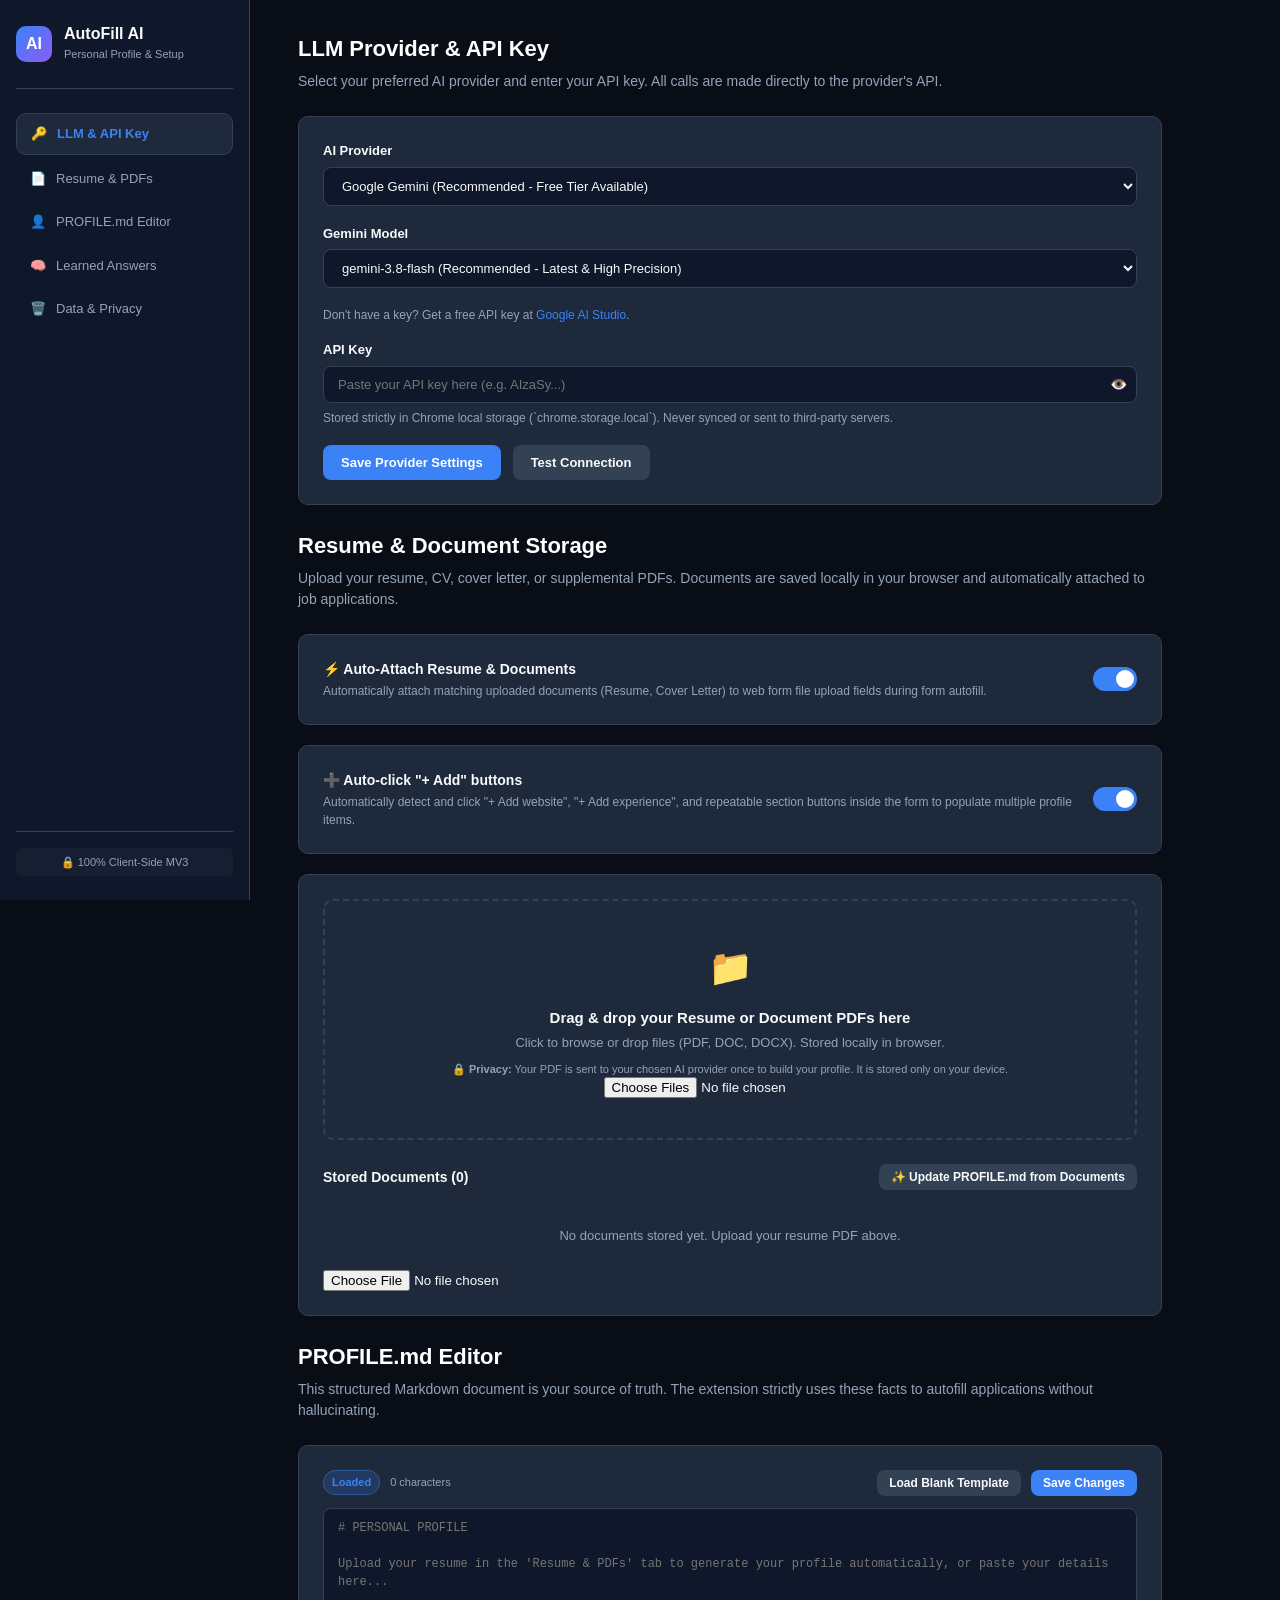
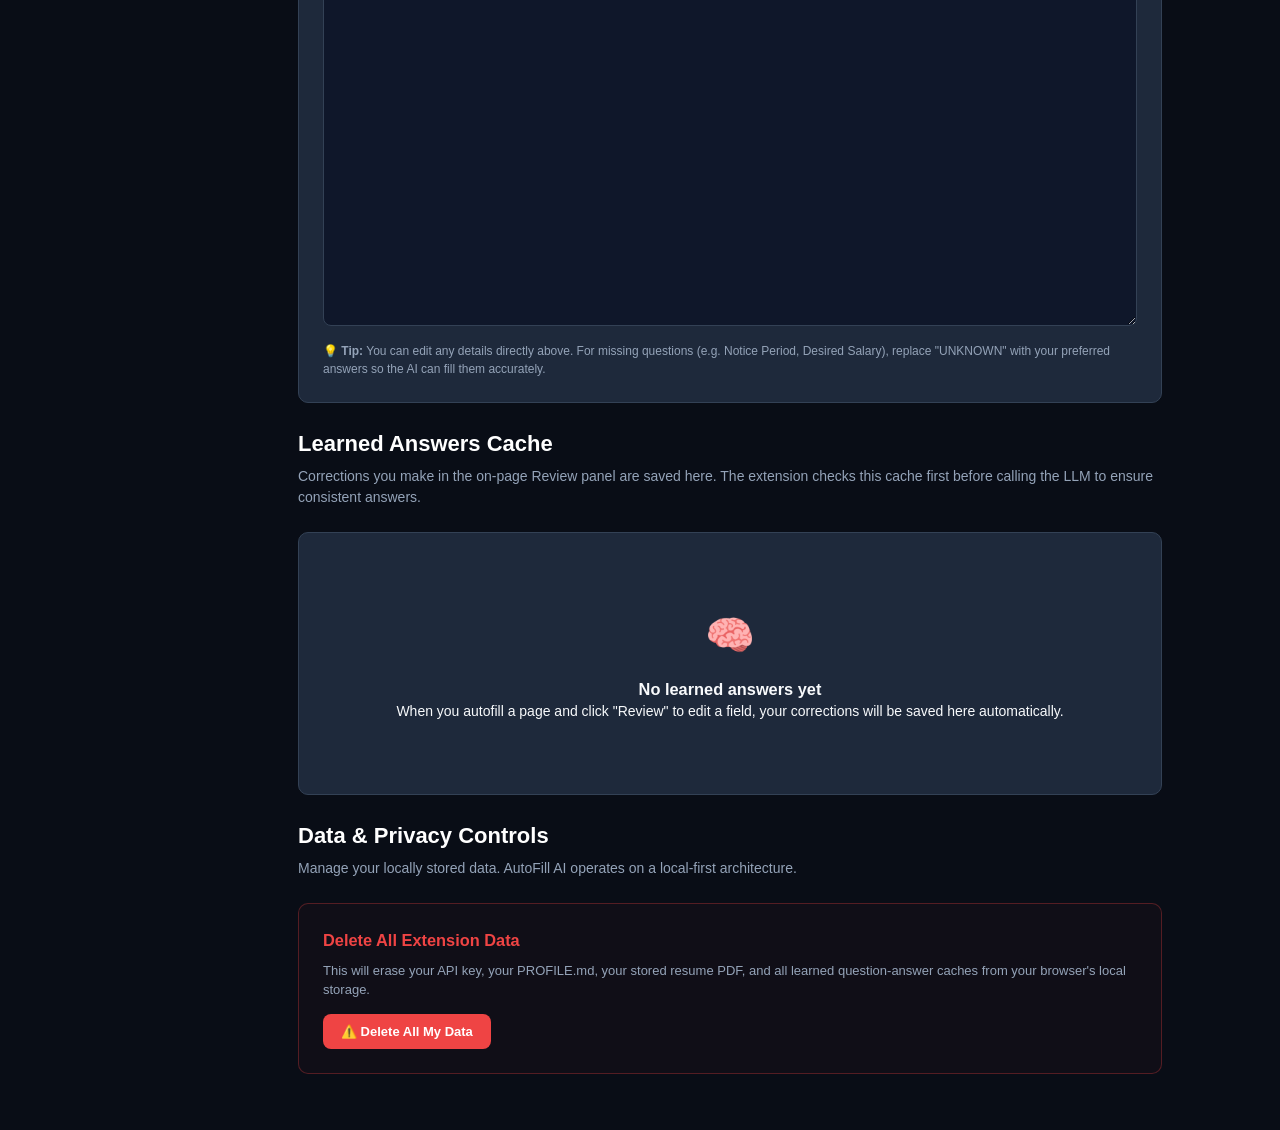
<file: extension/options/options.html>
<!DOCTYPE html>
<html lang="en">
<head>
  <meta charset="UTF-8">
  <meta name="viewport" content="width=device-width, initial-scale=1.0">
  <title>AutoFill AI - Settings & Profile</title>
  <link rel="stylesheet" href="options.css">
</head>
<body>
  <div class="options-layout">
    <!-- Sidebar Navigation -->
    <aside class="sidebar">
      <div class="brand">
        <div class="logo-icon">AI</div>
        <div>
          <h2>AutoFill AI</h2>
          <span class="subtext">Personal Profile & Setup</span>
        </div>
      </div>

      <nav class="nav-links">
        <a href="#section-api" class="nav-item active" data-target="section-api">
          <span class="icon">🔑</span> LLM & API Key
        </a>
        <a href="#section-resume" class="nav-item" data-target="section-resume">
          <span class="icon">📄</span> Resume & PDFs
        </a>
        <a href="#section-profile" class="nav-item" data-target="section-profile">
          <span class="icon">👤</span> PROFILE.md Editor
        </a>
        <a href="#section-learned" class="nav-item" data-target="section-learned">
          <span class="icon">🧠</span> Learned Answers
        </a>
        <a href="#section-danger" class="nav-item text-danger" data-target="section-danger">
          <span class="icon">🗑️</span> Data & Privacy
        </a>
      </nav>

      <div class="sidebar-footer">
        <div class="badge-local">🔒 100% Client-Side MV3</div>
      </div>
    </aside>

    <!-- Main Content Area -->
    <main class="content-area">
      <!-- Toast Container -->
      <div id="toast-container" class="toast-container"></div>

      <!-- SECTION 1: LLM & API Keys -->
      <section id="section-api" class="tab-pane active">
        <div class="section-header">
          <h1>LLM Provider & API Key</h1>
          <p class="section-desc">Select your preferred AI provider and enter your API key. All calls are made directly to the provider's API.</p>
        </div>

        <div class="card">
          <div class="form-group">
            <label for="provider-select">AI Provider</label>
            <select id="provider-select" class="form-control">
              <option value="gemini" selected>Google Gemini (Recommended - Free Tier Available)</option>
              <option value="openai">OpenAI (GPT-4o Mini / GPT-4o)</option>
              <option value="anthropic">Anthropic (Claude 3.5 Sonnet / Haiku)</option>
            </select>
          </div>

          <!-- Gemini Model Options -->
          <div id="group-gemini" class="provider-subgroup">
            <div class="form-group">
              <label for="model-gemini">Gemini Model</label>
              <select id="model-gemini" class="form-control">
                <option value="gemini-3.8-flash" selected>gemini-3.8-flash (Recommended - Latest & High Precision)</option>
                <option value="gemini-3.1-pro-preview">gemini-3.1-pro-preview (Advanced Complex Reasoning)</option>
                <option value="gemini-3.1-flash-lite">gemini-3.1-flash-lite (Cost-Efficient & Ultra-Fast)</option>
                <option value="custom">Custom Model ID...</option>
              </select>
            </div>
            <div id="group-custom-gemini" class="form-group hidden">
              <label for="custom-gemini-input">Custom Model Name</label>
              <input type="text" id="custom-gemini-input" class="form-control" placeholder="e.g. gemini-3.8-flash" />
            </div>
            <div class="hint-text">
              Don't have a key? Get a free API key at <a href="https://aistudio.google.com/app/apikey" target="_blank" rel="noreferrer">Google AI Studio</a>.
            </div>
          </div>

          <!-- OpenAI Model Options -->
          <div id="group-openai" class="provider-subgroup hidden">
            <div class="form-group">
              <label for="model-openai">OpenAI Model</label>
              <select id="model-openai" class="form-control">
                <option value="gpt-4o-mini" selected>gpt-4o-mini (Fast & Cost-Efficient)</option>
                <option value="gpt-4o">gpt-4o (High Precision)</option>
              </select>
            </div>
          </div>

          <!-- Anthropic Model Options -->
          <div id="group-anthropic" class="provider-subgroup hidden">
            <div class="form-group">
              <label for="model-anthropic">Claude Model</label>
              <select id="model-anthropic" class="form-control">
                <option value="claude-3-5-sonnet-20241022" selected>claude-3-5-sonnet (High Intelligence)</option>
                <option value="claude-3-5-haiku-20241022">claude-3-5-haiku (Fast)</option>
              </select>
            </div>
          </div>

          <!-- API Key Input -->
          <div class="form-group">
            <label for="api-key-input">API Key</label>
            <div class="password-wrapper">
              <input type="password" id="api-key-input" class="form-control" placeholder="Paste your API key here (e.g. AIzaSy...)" />
              <button type="button" id="btn-toggle-key-visibility" class="btn-toggle-vis" title="Show/Hide Key">👁️</button>
            </div>
            <p class="field-hint">Stored strictly in Chrome local storage (`chrome.storage.local`). Never synced or sent to third-party servers.</p>
          </div>

          <div class="btn-row">
            <button id="btn-save-settings" class="btn btn-primary">Save Provider Settings</button>
            <button id="btn-test-key" class="btn btn-secondary">Test Connection</button>
          </div>
        </div>
      </section>

      <!-- SECTION 2: Resume & Document Upload -->
      <section id="section-resume" class="tab-pane">
        <div class="section-header">
          <h1>Resume & Document Storage</h1>
          <p class="section-desc">Upload your resume, CV, cover letter, or supplemental PDFs. Documents are saved locally in your browser and automatically attached to job applications.</p>
        </div>

        <!-- Auto-Attach Setting Card -->
        <div class="card" style="margin-bottom: 20px;">
          <div class="toggle-setting-row">
            <div>
              <strong style="color: var(--text-primary); font-size: 14px;">⚡ Auto-Attach Resume & Documents</strong>
              <p style="font-size: 12px; color: var(--text-secondary); margin: 2px 0 0 0;">
                Automatically attach matching uploaded documents (Resume, Cover Letter) to web form file upload fields during form autofill.
              </p>
            </div>
            <label class="switch">
              <input type="checkbox" id="setting-auto-attach-resume" checked />
              <span class="slider round"></span>
            </label>
          </div>
        </div>

        <!-- Auto-Click Add Buttons Setting Card -->
        <div class="card" style="margin-bottom: 20px;">
          <div class="toggle-setting-row">
            <div>
              <strong style="color: var(--text-primary); font-size: 14px;">➕ Auto-click "+ Add" buttons</strong>
              <p style="font-size: 12px; color: var(--text-secondary); margin: 2px 0 0 0;">
                Automatically detect and click "+ Add website", "+ Add experience", and repeatable section buttons inside the form to populate multiple profile items.
              </p>
            </div>
            <label class="switch">
              <input type="checkbox" id="setting-auto-click-add" checked />
              <span class="slider round"></span>
            </label>
          </div>
        </div>

        <div class="card">
          <!-- Drop Zone -->
          <div id="drop-zone" class="drop-zone">
            <div class="drop-icon">📁</div>
            <h3>Drag & drop your Resume or Document PDFs here</h3>
            <p>Click to browse or drop files (PDF, DOC, DOCX). Stored locally in browser.</p>
            <p class="hint-text" style="margin-top: 8px; font-size: 11px; color: var(--text-secondary);">
              🔒 <strong>Privacy:</strong> Your PDF is sent to your chosen AI provider once to build your profile. It is stored only on your device.
            </p>
            <input type="file" id="pdf-file-picker" accept=".pdf,.doc,.docx" class="hidden-input" multiple />
          </div>

          <!-- Upload Progress / File Status -->
          <div id="upload-status" class="upload-status hidden">
            <div class="spinner"></div>
            <div id="upload-status-text">Processing document...</div>
          </div>

          <!-- Stored Documents Manager -->
          <div id="stored-documents-section" style="margin-top: 24px;">
            <div style="display: flex; justify-content: space-between; align-items: center; margin-bottom: 12px;">
              <h3 style="font-size: 14px; font-weight: 600; color: var(--text-primary); margin: 0;">
                Stored Documents (<span id="stored-docs-count">0</span>)
              </h3>
              <button id="btn-extract-all-profile" class="btn btn-secondary btn-sm" title="Re-analyze documents to update PROFILE.md">
                ✨ Update PROFILE.md from Documents
              </button>
            </div>

            <div id="stored-docs-empty" class="empty-state" style="padding: 24px 16px;">
              <p style="font-size: 13px; color: var(--text-secondary); margin: 0;">No documents stored yet. Upload your resume PDF above.</p>
            </div>

            <div id="stored-docs-list" class="stored-docs-list hidden">
              <!-- Dynamically populated document cards -->
            </div>
          </div>

          <!-- Hidden input for replacing a specific file -->
          <input type="file" id="replace-file-picker" accept=".pdf,.doc,.docx" class="hidden-input" />
        </div>
      </section>

      <!-- SECTION 3: PROFILE.md Editor -->
      <section id="section-profile" class="tab-pane">
        <div class="section-header">
          <h1>PROFILE.md Editor</h1>
          <p class="section-desc">This structured Markdown document is your source of truth. The extension strictly uses these facts to autofill applications without hallucinating.</p>
        </div>

        <div class="card">
          <div class="profile-toolbar">
            <div class="toolbar-left">
              <span class="badge" id="profile-status-badge">Loaded</span>
              <span id="profile-char-count" class="subtext">0 characters</span>
            </div>
            <div class="toolbar-right">
              <button id="btn-load-template" class="btn btn-secondary btn-sm">Load Blank Template</button>
              <button id="btn-save-profile" class="btn btn-primary btn-sm">Save Changes</button>
            </div>
          </div>

          <textarea id="profile-markdown-editor" class="form-control monospace profile-editor" rows="22" placeholder="# PERSONAL PROFILE&#10;&#10;Upload your resume in the 'Resume & PDFs' tab to generate your profile automatically, or paste your details here..."></textarea>

          <div class="editor-footer">
            <p class="hint-text">💡 <strong>Tip:</strong> You can edit any details directly above. For missing questions (e.g. Notice Period, Desired Salary), replace "UNKNOWN" with your preferred answers so the AI can fill them accurately.</p>
          </div>
        </div>
      </section>

      <!-- SECTION 4: Learned Answers -->
      <section id="section-learned" class="tab-pane">
        <div class="section-header">
          <h1>Learned Answers Cache</h1>
          <p class="section-desc">Corrections you make in the on-page Review panel are saved here. The extension checks this cache first before calling the LLM to ensure consistent answers.</p>
        </div>

        <div class="card">
          <div id="learned-empty-state" class="empty-state">
            <div class="empty-icon">🧠</div>
            <h3>No learned answers yet</h3>
            <p>When you autofill a page and click "Review" to edit a field, your corrections will be saved here automatically.</p>
          </div>

          <div id="learned-table-wrapper" class="table-wrapper hidden">
            <table class="data-table">
              <thead>
                <tr>
                  <th>Question / Field Label</th>
                  <th>Memorized Answer</th>
                  <th>Reason / Source</th>
                  <th>Action</th>
                </tr>
              </thead>
              <tbody id="learned-table-body">
                <!-- Dynamically populated -->
              </tbody>
            </table>
          </div>
        </div>
      </section>

      <!-- SECTION 5: Data & Privacy -->
      <section id="section-danger" class="tab-pane">
        <div class="section-header">
          <h1>Data & Privacy Controls</h1>
          <p class="section-desc">Manage your locally stored data. AutoFill AI operates on a local-first architecture.</p>
        </div>

        <div class="card danger-card">
          <h3>Delete All Extension Data</h3>
          <p>This will erase your API key, your PROFILE.md, your stored resume PDF, and all learned question-answer caches from your browser's local storage.</p>
          <div style="margin-top: 14px;">
            <button id="btn-delete-all" class="btn btn-danger">⚠️ Delete All My Data</button>
          </div>
        </div>
      </section>
    </main>
  </div>

  <!-- Delete Confirmation Modal -->
  <div id="confirm-modal" class="modal-overlay hidden">
    <div class="modal-box">
      <h3>Are you sure?</h3>
      <p>This will permanently clear your profile, API key, and learned cache from your local browser storage. This action cannot be undone.</p>
      <div class="modal-actions">
        <button id="btn-cancel-delete" class="btn btn-secondary">Cancel</button>
        <button id="btn-confirm-delete" class="btn btn-danger">Yes, Delete Everything</button>
      </div>
    </div>
  </div>

  <script type="module" src="options.js"></script>
</body>
</html>
</file>
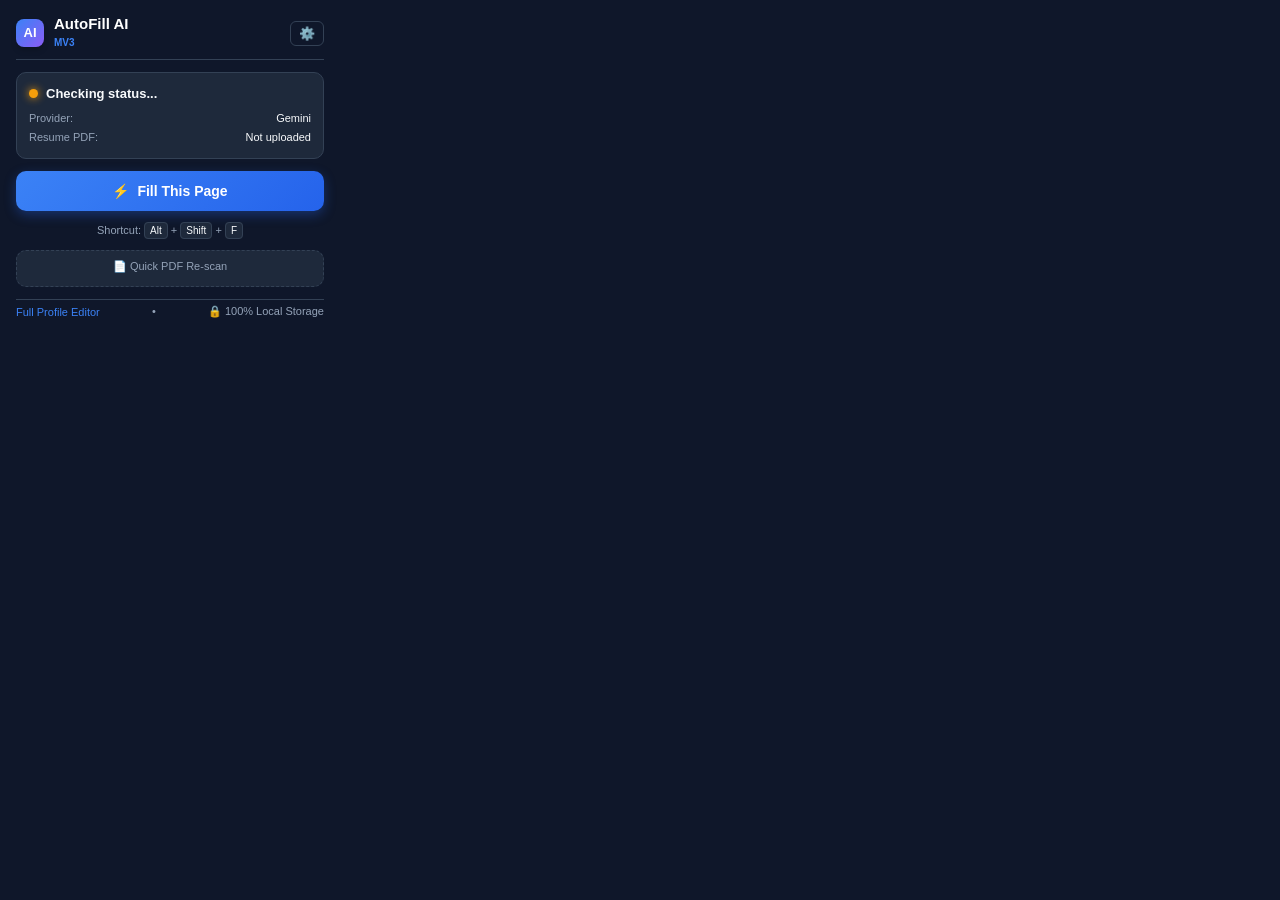
<file: extension/popup/popup.html>
<!DOCTYPE html>
<html lang="en">
<head>
  <meta charset="UTF-8">
  <meta name="viewport" content="width=device-width, initial-scale=1.0">
  <title>AutoFill AI</title>
  <link rel="stylesheet" href="popup.css">
</head>
<body>
  <div class="popup-container">
    <!-- Header -->
    <header class="popup-header">
      <div class="brand">
        <div class="logo-icon">AI</div>
        <div class="brand-text">
          <h1>AutoFill AI</h1>
          <span class="version-tag">MV3</span>
        </div>
      </div>
      <button id="btn-open-options-icon" class="icon-btn" title="Open Settings & Profile Editor">
        ⚙️
      </button>
    </header>

    <!-- Main Status Card -->
    <div class="status-card">
      <div class="status-indicator">
        <div id="status-dot" class="dot dot-yellow"></div>
        <span id="status-text">Checking status...</span>
      </div>
      <div class="status-details">
        <div class="status-row">
          <span class="label">Provider:</span>
          <span id="status-provider" class="value">Gemini</span>
        </div>
        <div class="status-row">
          <span class="label">Resume PDF:</span>
          <span id="status-resume" class="value">Not uploaded</span>
        </div>
      </div>
    </div>

    <!-- Primary Action -->
    <button id="btn-fill-page" class="primary-btn">
      <span class="btn-icon">⚡</span>
      <span>Fill This Page</span>
    </button>

    <div class="shortcut-hint">
      Shortcut: <kbd>Alt</kbd> + <kbd>Shift</kbd> + <kbd>F</kbd>
    </div>

    <!-- Quick Action / Alert if setup needed -->
    <div id="setup-alert" class="setup-alert hidden">
      <p id="setup-alert-msg">Setup needed: Paste your API key & upload your resume.</p>
      <button id="btn-open-setup" class="secondary-btn">Open Profile & API Setup</button>
    </div>

    <!-- Quick PDF Upload Trigger inside popup -->
    <div class="quick-upload-section">
      <label class="quick-upload-label" for="popup-file-input">
        <span>📄 Quick PDF Re-scan</span>
        <input type="file" id="popup-file-input" accept=".pdf" class="hidden-input" />
      </label>
      <div id="quick-upload-status" class="quick-status"></div>
    </div>

    <!-- Footer links -->
    <footer class="popup-footer">
      <button id="btn-open-options" class="link-btn">Full Profile Editor</button>
      <span class="sep">•</span>
      <span class="safe-badge">🔒 100% Local Storage</span>
    </footer>
  </div>

  <script type="module" src="popup.js"></script>
</body>
</html>
</file>
<file: extension/options/options.css>
/**
 * AutoFill AI - Options Page Styles
 */

:root {
  --bg-main: #090d16;
  --bg-sidebar: #0f172a;
  --bg-card: #1e293b;
  --bg-input: #0f172a;
  --border-color: #334155;
  --text-primary: #f8fafc;
  --text-secondary: #94a3b8;
  --primary-color: #3b82f6;
  --primary-hover: #2563eb;
  --danger-color: #ef4444;
  --danger-hover: #dc2626;
  --success-color: #10b981;
  --warning-color: #f59e0b;
  --radius: 10px;
}

* {
  box-sizing: border-box;
  margin: 0;
  padding: 0;
}

body {
  font-family: -apple-system, BlinkMacSystemFont, "Segoe UI", Roboto, Helvetica, Arial, sans-serif;
  background-color: var(--bg-main);
  color: var(--text-primary);
  line-height: 1.5;
  font-size: 14px;
}

.options-layout {
  display: flex;
  min-height: 100vh;
}

/* Sidebar */
.sidebar {
  width: 250px;
  background-color: var(--bg-sidebar);
  border-right: 1px solid var(--border-color);
  padding: 24px 16px;
  display: flex;
  flex-direction: column;
  position: sticky;
  top: 0;
  height: 100vh;
}

.brand {
  display: flex;
  align-items: center;
  gap: 12px;
  padding-bottom: 24px;
  border-bottom: 1px solid var(--border-color);
}

.logo-icon {
  width: 36px;
  height: 36px;
  background: linear-gradient(135deg, #3b82f6, #8b5cf6);
  border-radius: 10px;
  display: flex;
  align-items: center;
  justify-content: center;
  font-weight: 800;
  color: #ffffff;
  font-size: 16px;
}

.brand h2 {
  font-size: 16px;
  font-weight: 700;
  line-height: 1.2;
}

.subtext {
  font-size: 11px;
  color: var(--text-secondary);
}

.nav-links {
  margin-top: 24px;
  display: flex;
  flex-direction: column;
  gap: 4px;
  flex: 1;
}

.nav-item {
  display: flex;
  align-items: center;
  gap: 10px;
  padding: 10px 14px;
  color: var(--text-secondary);
  text-decoration: none;
  border-radius: var(--radius);
  font-weight: 500;
  font-size: 13px;
  transition: all 0.15s ease;
}

.nav-item:hover {
  background-color: rgba(255, 255, 255, 0.05);
  color: var(--text-primary);
}

.nav-item.active {
  background-color: #1e293b;
  color: var(--primary-color);
  font-weight: 600;
  border: 1px solid var(--border-color);
}

.nav-item.text-danger:hover,
.nav-item.text-danger.active {
  color: var(--danger-color);
}

.sidebar-footer {
  padding-top: 16px;
  border-top: 1px solid var(--border-color);
}

.badge-local {
  font-size: 11px;
  color: var(--text-secondary);
  background: rgba(255, 255, 255, 0.03);
  padding: 6px 10px;
  border-radius: 6px;
  text-align: center;
}

/* Content Area */
.content-area {
  flex: 1;
  padding: 32px 48px;
  max-width: 960px;
}

.section-header {
  margin-bottom: 24px;
}

.section-header h1 {
  font-size: 22px;
  font-weight: 700;
  color: #ffffff;
  margin-bottom: 6px;
}

.section-desc {
  color: var(--text-secondary);
  font-size: 14px;
}

.card {
  background-color: var(--bg-card);
  border: 1px solid var(--border-color);
  border-radius: var(--radius);
  padding: 24px;
  margin-bottom: 24px;
}

.danger-card {
  border-color: rgba(239, 68, 68, 0.3);
  background-color: rgba(239, 68, 68, 0.03);
}

.danger-card h3 {
  color: var(--danger-color);
  margin-bottom: 8px;
}

.danger-card p {
  color: var(--text-secondary);
  font-size: 13px;
}

/* Form Controls */
.form-group {
  margin-bottom: 18px;
}

.form-group label {
  display: block;
  font-weight: 600;
  margin-bottom: 6px;
  font-size: 13px;
  color: var(--text-primary);
}

.form-control {
  width: 100%;
  background-color: var(--bg-input);
  border: 1px solid var(--border-color);
  border-radius: 8px;
  padding: 10px 14px;
  color: var(--text-primary);
  font-size: 13px;
  font-family: inherit;
  transition: border-color 0.15s ease, box-shadow 0.15s ease;
}

.form-control:focus {
  outline: none;
  border-color: var(--primary-color);
  box-shadow: 0 0 0 3px rgba(59, 130, 246, 0.2);
}

.password-wrapper {
  position: relative;
  display: flex;
  align-items: center;
}

.btn-toggle-vis {
  position: absolute;
  right: 10px;
  background: none;
  border: none;
  cursor: pointer;
  font-size: 14px;
  color: var(--text-secondary);
}

.field-hint, .hint-text {
  font-size: 12px;
  color: var(--text-secondary);
  margin-top: 6px;
}

.hint-text a {
  color: var(--primary-color);
  text-decoration: none;
}
.hint-text a:hover {
  text-decoration: underline;
}

.provider-subgroup {
  margin-bottom: 16px;
}

.hidden {
  display: none !important;
}

/* Buttons */
.btn-row {
  display: flex;
  gap: 12px;
  align-items: center;
}

.btn {
  padding: 10px 18px;
  border-radius: 8px;
  font-size: 13px;
  font-weight: 600;
  cursor: pointer;
  border: none;
  transition: all 0.15s ease;
  display: inline-flex;
  align-items: center;
  justify-content: center;
  gap: 6px;
}

.btn-sm {
  padding: 6px 12px;
  font-size: 12px;
}

.btn-primary {
  background-color: var(--primary-color);
  color: #ffffff;
}
.btn-primary:hover {
  background-color: var(--primary-hover);
}

.btn-secondary {
  background-color: var(--border-color);
  color: var(--text-primary);
}
.btn-secondary:hover {
  background-color: #475569;
}

.btn-danger {
  background-color: var(--danger-color);
  color: #ffffff;
}
.btn-danger:hover {
  background-color: var(--danger-hover);
}

/* Drop Zone */
.drop-zone {
  border: 2px dashed var(--border-color);
  border-radius: var(--radius);
  padding: 40px 20px;
  text-align: center;
  cursor: pointer;
  transition: border-color 0.2s ease, background-color 0.2s ease;
}

.drop-zone:hover, .drop-zone.dragover {
  border-color: var(--primary-color);
  background-color: rgba(59, 130, 246, 0.05);
}

.drop-icon {
  font-size: 36px;
  margin-bottom: 12px;
}

.drop-zone h3 {
  font-size: 15px;
  margin-bottom: 4px;
}

.drop-zone p {
  color: var(--text-secondary);
  font-size: 13px;
}

.upload-status {
  margin-top: 16px;
  padding: 14px;
  background-color: var(--bg-input);
  border: 1px solid var(--border-color);
  border-radius: 8px;
  display: flex;
  align-items: center;
  gap: 12px;
  font-size: 13px;
}

.spinner {
  width: 18px;
  height: 18px;
  border: 2px solid rgba(255, 255, 255, 0.2);
  border-top-color: var(--primary-color);
  border-radius: 50%;
  animation: spin 0.8s linear infinite;
}

@keyframes spin {
  to { transform: rotate(360deg); }
}

.resume-info-box {
  margin-top: 16px;
  background: rgba(16, 185, 129, 0.08);
  border: 1px solid rgba(16, 185, 129, 0.3);
  border-radius: 8px;
  padding: 14px;
}

.resume-info-header {
  display: flex;
  align-items: center;
  gap: 10px;
}

.doc-icon {
  font-size: 24px;
}

.resume-note {
  font-size: 12px;
  color: #34d399;
  margin-top: 8px;
}

.text-inspector {
  margin-top: 16px;
}

.text-inspector summary {
  cursor: pointer;
  color: var(--text-secondary);
  font-size: 13px;
  font-weight: 500;
  margin-bottom: 8px;
}

.monospace {
  font-family: ui-monospace, SFMono-Regular, Menlo, Monaco, Consolas, monospace;
  font-size: 12px;
  line-height: 1.5;
}

/* PROFILE.md Editor */
.profile-toolbar {
  display: flex;
  justify-content: space-between;
  align-items: center;
  margin-bottom: 12px;
}

.toolbar-left, .toolbar-right {
  display: flex;
  align-items: center;
  gap: 10px;
}

.badge {
  background: rgba(59, 130, 246, 0.2);
  color: var(--primary-color);
  border: 1px solid rgba(59, 130, 246, 0.4);
  font-size: 11px;
  font-weight: 600;
  padding: 3px 8px;
  border-radius: 9999px;
}

.profile-editor {
  resize: vertical;
  min-height: 380px;
  tab-size: 2;
}

.editor-footer {
  margin-top: 10px;
}

/* Learned Answers Table */
.empty-state {
  text-align: center;
  padding: 48px 24px;
}

.empty-icon {
  font-size: 40px;
  margin-bottom: 12px;
}

.table-wrapper {
  overflow-x: auto;
}

.data-table {
  width: 100%;
  border-collapse: collapse;
  font-size: 13px;
}

.data-table th, .data-table td {
  padding: 12px 14px;
  text-align: left;
  border-bottom: 1px solid var(--border-color);
}

.data-table th {
  background-color: var(--bg-input);
  color: var(--text-secondary);
  font-weight: 600;
  font-size: 12px;
}

.btn-icon-delete {
  background: none;
  border: none;
  color: var(--danger-color);
  cursor: pointer;
  font-size: 14px;
  padding: 4px;
}

/* Toast System */
.toast-container {
  position: fixed;
  top: 24px;
  right: 24px;
  z-index: 9999;
  display: flex;
  flex-direction: column;
  gap: 10px;
}

.toast {
  padding: 12px 20px;
  border-radius: 8px;
  font-size: 13px;
  font-weight: 500;
  color: #ffffff;
  box-shadow: 0 10px 15px -3px rgba(0, 0, 0, 0.4);
  animation: slide-in 0.25s ease;
}

@keyframes slide-in {
  from { transform: translateX(100%); opacity: 0; }
  to { transform: translateX(0); opacity: 1; }
}

.toast-success { background-color: var(--success-color); }
.toast-error { background-color: var(--danger-color); }
.toast-info { background-color: var(--primary-color); }

/* Modal */
.modal-overlay {
  position: fixed;
  inset: 0;
  background: rgba(0, 0, 0, 0.75);
  backdrop-filter: blur(4px);
  z-index: 10000;
  display: flex;
  align-items: center;
  justify-content: center;
}

.modal-box {
  background: var(--bg-card);
  border: 1px solid var(--border-color);
  border-radius: var(--radius);
  padding: 24px;
  max-width: 440px;
  width: 90%;
}

.modal-box h3 {
  font-size: 18px;
  color: var(--danger-color);
  margin-bottom: 8px;
}

.modal-box p {
  color: var(--text-secondary);
  font-size: 13px;
  line-height: 1.5;
  margin-bottom: 20px;
}

.modal-actions {
  display: flex;
  justify-content: flex-end;
  gap: 10px;
}

/* Toggle Setting Switch */
.toggle-setting-row {
  display: flex;
  justify-content: space-between;
  align-items: center;
  gap: 20px;
}

.switch {
  position: relative;
  display: inline-block;
  width: 44px;
  height: 24px;
  flex-shrink: 0;
}

.switch input {
  opacity: 0;
  width: 0;
  height: 0;
}

.slider {
  position: absolute;
  cursor: pointer;
  inset: 0;
  background-color: #334155;
  transition: .3s;
}

.slider:before {
  position: absolute;
  content: "";
  height: 18px;
  width: 18px;
  left: 3px;
  bottom: 3px;
  background-color: white;
  transition: .3s;
}

input:checked + .slider {
  background-color: var(--primary-color);
}

input:focus + .slider {
  box-shadow: 0 0 1px var(--primary-color);
}

input:checked + .slider:before {
  transform: translateX(20px);
}

.slider.round {
  border-radius: 24px;
}

.slider.round:before {
  border-radius: 50%;
}

/* Stored Documents Manager */
.stored-docs-list {
  display: flex;
  flex-direction: column;
  gap: 10px;
}

.doc-item-card {
  display: flex;
  align-items: center;
  justify-content: space-between;
  background: var(--bg-input);
  border: 1px solid var(--border-color);
  border-radius: 10px;
  padding: 12px 16px;
  gap: 14px;
  transition: border-color 0.2s;
}

.doc-item-card.is-default {
  border-color: rgba(59, 130, 246, 0.5);
  background: rgba(59, 130, 246, 0.04);
}

.doc-item-left {
  display: flex;
  align-items: center;
  gap: 12px;
  min-width: 0;
  flex: 1;
}

.doc-file-icon {
  font-size: 26px;
  flex-shrink: 0;
}

.doc-details {
  min-width: 0;
  display: flex;
  flex-direction: column;
  gap: 2px;
}

.doc-title-row {
  display: flex;
  align-items: center;
  gap: 8px;
  flex-wrap: wrap;
}

.doc-name {
  font-weight: 600;
  color: var(--text-primary);
  font-size: 13px;
  white-space: nowrap;
  overflow: hidden;
  text-overflow: ellipsis;
  max-width: 260px;
}

.doc-badge-default {
  font-size: 10px;
  padding: 2px 7px;
  background: rgba(59, 130, 246, 0.2);
  color: #60a5fa;
  border: 1px solid rgba(59, 130, 246, 0.4);
  border-radius: 9999px;
  font-weight: 700;
  display: inline-flex;
  align-items: center;
  gap: 3px;
}

.doc-meta {
  font-size: 11px;
  color: var(--text-secondary);
}

.doc-item-right {
  display: flex;
  align-items: center;
  gap: 10px;
  flex-shrink: 0;
}

.doc-label-select {
  background: #1e293b;
  border: 1px solid #475569;
  color: #f1f5f9;
  border-radius: 6px;
  padding: 5px 8px;
  font-size: 12px;
  cursor: pointer;
}

.doc-action-btn {
  background: #334155;
  color: #e2e8f0;
  border: none;
  border-radius: 6px;
  padding: 5px 10px;
  font-size: 12px;
  font-weight: 500;
  cursor: pointer;
  transition: background 0.15s;
}

.doc-action-btn:hover {
  background: #475569;
}

.doc-action-btn.btn-remove {
  background: rgba(239, 68, 68, 0.15);
  color: #f87171;
  border: 1px solid rgba(239, 68, 68, 0.3);
}

.doc-action-btn.btn-remove:hover {
  background: rgba(239, 68, 68, 0.3);
}

.doc-action-btn.btn-make-default {
  background: rgba(59, 130, 246, 0.15);
  color: #93c5fd;
  border: 1px solid rgba(59, 130, 246, 0.3);
}

.doc-action-btn.btn-make-default:hover {
  background: rgba(59, 130, 246, 0.3);
}
</file>
<file: extension/popup/popup.css>
/**
 * AutoFill AI - Popup Styles
 */

:root {
  --bg-primary: #0f172a;
  --bg-secondary: #1e293b;
  --bg-tertiary: #334155;
  --text-main: #f8fafc;
  --text-muted: #94a3b8;
  --primary-color: #3b82f6;
  --primary-hover: #2563eb;
  --success: #10b981;
  --warning: #f59e0b;
  --danger: #ef4444;
  --border-color: #334155;
  --radius: 10px;
}

* {
  box-sizing: border-box;
  margin: 0;
  padding: 0;
}

body {
  width: 340px;
  background-color: var(--bg-primary);
  color: var(--text-main);
  font-family: -apple-system, BlinkMacSystemFont, "Segoe UI", Roboto, Helvetica, Arial, sans-serif;
  font-size: 13px;
  line-height: 1.4;
  user-select: none;
}

.popup-container {
  padding: 16px;
  display: flex;
  flex-direction: column;
  gap: 12px;
}

.popup-header {
  display: flex;
  justify-content: space-between;
  align-items: center;
  padding-bottom: 8px;
  border-bottom: 1px solid var(--border-color);
}

.brand {
  display: flex;
  align-items: center;
  gap: 10px;
}

.logo-icon {
  width: 28px;
  height: 28px;
  background: linear-gradient(135deg, #3b82f6, #8b5cf6);
  border-radius: 8px;
  display: flex;
  align-items: center;
  justify-content: center;
  font-weight: 800;
  color: #ffffff;
  font-size: 13px;
  box-shadow: 0 4px 6px -1px rgba(0, 0, 0, 0.2);
}

.brand-text h1 {
  font-size: 15px;
  font-weight: 700;
  color: #ffffff;
  line-height: 1.1;
}

.version-tag {
  font-size: 10px;
  color: var(--primary-color);
  font-weight: 600;
}

.icon-btn {
  background: transparent;
  border: 1px solid var(--border-color);
  border-radius: 6px;
  padding: 4px 8px;
  cursor: pointer;
  font-size: 13px;
  transition: background 0.15s ease;
}

.icon-btn:hover {
  background: var(--bg-secondary);
}

.status-card {
  background: var(--bg-secondary);
  border: 1px solid var(--border-color);
  border-radius: var(--radius);
  padding: 12px;
  display: flex;
  flex-direction: column;
  gap: 8px;
}

.status-indicator {
  display: flex;
  align-items: center;
  gap: 8px;
  font-weight: 600;
  font-size: 13px;
}

.dot {
  width: 9px;
  height: 9px;
  border-radius: 50%;
}
.dot-green { background-color: var(--success); box-shadow: 0 0 8px var(--success); }
.dot-yellow { background-color: var(--warning); box-shadow: 0 0 8px var(--warning); }
.dot-red { background-color: var(--danger); }

.status-details {
  display: flex;
  flex-direction: column;
  gap: 4px;
  font-size: 11px;
  color: var(--text-muted);
}

.status-row {
  display: flex;
  justify-content: space-between;
}

.status-row .value {
  color: var(--text-main);
  font-weight: 500;
}

.primary-btn {
  width: 100%;
  background: linear-gradient(135deg, #3b82f6, #2563eb);
  color: #ffffff;
  border: none;
  border-radius: var(--radius);
  padding: 12px;
  font-size: 14px;
  font-weight: 600;
  cursor: pointer;
  display: flex;
  align-items: center;
  justify-content: center;
  gap: 8px;
  box-shadow: 0 4px 12px rgba(37, 99, 235, 0.35);
  transition: transform 0.1s ease, background 0.15s ease;
}

.primary-btn:hover {
  background: linear-gradient(135deg, #2563eb, #1d4ed8);
  transform: translateY(-1px);
}

.primary-btn:active {
  transform: translateY(0);
}

.primary-btn:disabled {
  opacity: 0.5;
  cursor: not-allowed;
}

.shortcut-hint {
  text-align: center;
  font-size: 11px;
  color: var(--text-muted);
}

kbd {
  background: var(--bg-secondary);
  border: 1px solid var(--border-color);
  padding: 2px 5px;
  border-radius: 4px;
  font-family: inherit;
  font-size: 10px;
  color: var(--text-main);
}

.setup-alert {
  background: rgba(245, 158, 11, 0.1);
  border: 1px solid rgba(245, 158, 11, 0.3);
  border-radius: var(--radius);
  padding: 10px;
  display: flex;
  flex-direction: column;
  gap: 8px;
  font-size: 11px;
  color: #fbbf24;
}

.setup-alert.hidden {
  display: none;
}

.secondary-btn {
  background: #d97706;
  color: #ffffff;
  border: none;
  border-radius: 6px;
  padding: 6px 10px;
  font-size: 11px;
  font-weight: 600;
  cursor: pointer;
}
.secondary-btn:hover {
  background: #b45309;
}

.quick-upload-section {
  background: var(--bg-secondary);
  border: 1px dashed var(--border-color);
  border-radius: var(--radius);
  padding: 8px 12px;
  text-align: center;
}

.quick-upload-label {
  display: block;
  cursor: pointer;
  color: var(--text-muted);
  font-size: 11px;
  font-weight: 500;
}
.quick-upload-label:hover {
  color: var(--primary-color);
}

.hidden-input {
  display: none;
}

.quick-status {
  font-size: 10px;
  margin-top: 4px;
  color: var(--primary-color);
}

.popup-footer {
  display: flex;
  justify-content: space-between;
  align-items: center;
  font-size: 11px;
  padding-top: 4px;
  border-top: 1px solid var(--border-color);
}

.link-btn {
  background: none;
  border: none;
  color: var(--primary-color);
  cursor: pointer;
  font-size: 11px;
  font-weight: 500;
}
.link-btn:hover {
  text-decoration: underline;
}

.sep {
  color: var(--text-muted);
}

.safe-badge {
  color: var(--text-muted);
}
</file>
